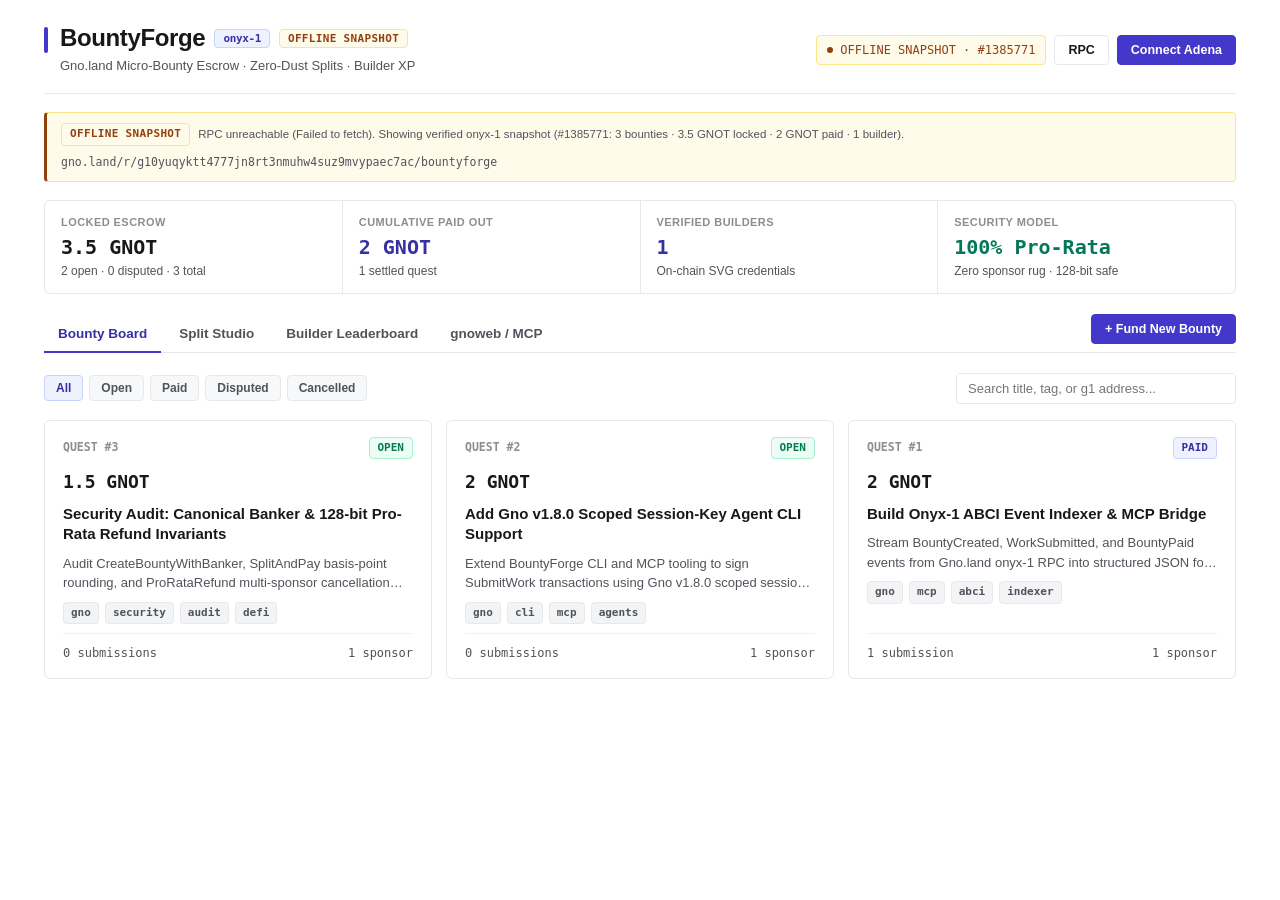
<file: index.html>
<!DOCTYPE html>
<html lang="en">
<head>
  <meta charset="UTF-8" />
  <meta name="viewport" content="width=device-width, initial-scale=1.0" />
  <title>BountyForge — Trustless Micro-Bounty Escrow &amp; Split Studio on Gno.land</title>
  <link rel="stylesheet" href="./styles.css" />
</head>
<body>
  <div class="app-shell">
  <header class="topbar">
    <div class="brand">
      <div class="brand-accent-bar" aria-hidden="true"></div>
      <div>
        <h1 class="brand-title">BountyForge <span class="badge-tag">onyx-1</span> <span id="offlineSnapshotPill" class="snapshot-pill hidden" role="status" aria-live="polite">OFFLINE SNAPSHOT</span></h1>
        <p class="brand-sub">Gno.land Micro-Bounty Escrow · Zero-Dust Splits · Builder XP</p>
      </div>
    </div>

    <div class="topbar-actions">
      <div id="networkPill" class="status-pill status-loading" title="Live onyx-1 RPC status">
        <span class="dot"></span>
        <span id="networkText">Connecting to onyx-1...</span>
      </div>
      <button id="btnConfig" class="btn btn-ghost" type="button" title="Configure RPC & Realm">RPC</button>
      <button id="btnConnectAdena" class="btn btn-primary" type="button">Connect Adena</button>
    </div>
  </header>

  <main>
    <!-- Live Status Banner (auto-explains inert queue vs active realm cleanly) -->
    <section id="statusBanner" class="banner hidden" role="status"></section>

    <!-- KPI Grid -->
    <section class="kpi-grid" aria-label="Protocol Metrics">
      <article class="kpi-card">
        <div class="kpi-label">Locked Escrow</div>
        <div id="kpiEscrowed" class="kpi-value">—</div>
        <div id="kpiOpenCount" class="kpi-meta">Loading...</div>
      </article>
      <article class="kpi-card">
        <div class="kpi-label">Cumulative Paid Out</div>
        <div id="kpiPaid" class="kpi-value accent-cyan">—</div>
        <div id="kpiPaidCount" class="kpi-meta">—</div>
      </article>
      <article class="kpi-card">
        <div class="kpi-label">Verified Builders</div>
        <div id="kpiBuilders" class="kpi-value accent-gold">—</div>
        <div class="kpi-meta">On-chain SVG credentials</div>
      </article>
      <article class="kpi-card">
        <div class="kpi-label">Security Model</div>
        <div class="kpi-value accent-green">100% Pro-Rata</div>
        <div class="kpi-meta">Zero sponsor rug · 128-bit safe</div>
      </article>
    </section>

    <!-- Navigation Tabs & Primary CTA -->
    <nav class="nav-row" aria-label="Workspace Sections">
      <div class="tabs" role="tablist">
        <button class="tab active" data-tab="board" role="tab" aria-selected="true">Bounty Board</button>
        <button class="tab" data-tab="split" role="tab" aria-selected="false">Split Studio</button>
        <button class="tab" data-tab="leaderboard" role="tab" aria-selected="false">Builder Leaderboard</button>
        <button class="tab" data-tab="gnoweb" role="tab" aria-selected="false">gnoweb / MCP</button>
      </div>
      <div class="nav-cta">
        <button id="btnOpenCreate" class="btn btn-gold" type="button">+ Fund New Bounty</button>
      </div>
    </nav>

    <!-- TAB 1: BOUNTY BOARD -->
    <section id="tab-board" class="tab-panel active">
      <div class="filter-bar">
        <div class="filter-pills" id="statusFilters">
          <button class="pill active" data-status="">All</button>
          <button class="pill" data-status="OPEN">Open</button>
          <button class="pill" data-status="PAID">Paid</button>
          <button class="pill" data-status="DISPUTED">Disputed</button>
          <button class="pill" data-status="CANCELLED">Cancelled</button>
        </div>
        <input id="searchInput" class="search-input" type="search" placeholder="Search title, tag, or g1 address..." />
      </div>

      <div id="bountyGrid" class="bounty-grid"></div>
    </section>

    <!-- TAB 2: INTERACTIVE MULTI-CONTRIBUTOR SPLIT STUDIO -->
    <section id="tab-split" class="tab-panel">
      <div class="panel-card">
        <div class="panel-header">
          <div>
            <h2>Zero-Dust Basis-Point Split Studio</h2>
            <p class="muted">Drag contributor sliders to split any escrowed pool across builders. Exact BigInt math mirrors <code>p/escrowmath.SplitBasisPoints</code> (always sums to 10,000 BPS, zero dust lost, rejects 0-ugnot shares).</p>
          </div>
          <div class="split-controls-top">
            <label class="inline-field">
              <span>Bounty ID</span>
              <input id="studioBountyId" type="number" min="1" value="2" />
            </label>
            <label class="inline-field">
              <span>Reward Pool (ugnot)</span>
              <input id="studioTotalUgnot" type="number" min="1000" step="1000" value="2000000" />
            </label>
            <button id="btnAddContributor" class="btn btn-ghost" type="button">+ Add Recipient</button>
          </div>
        </div>

        <div id="splitBarVisual" class="split-bar-visual"></div>
        <div id="splitError" class="alert alert-danger hidden"></div>
        <div id="splitRows" class="split-rows"></div>

        <div class="split-footer">
          <div class="split-summary">
            <span>Total Weight: <strong id="studioBpsTotal">10000</strong> / 10000 BPS</span>
            <span>Conservation Dust: <strong id="studioDust">0 ugnot</strong></span>
          </div>
          <div class="btn-group">
            <button id="btnStudioEqual" class="btn btn-ghost" type="button">Equal Split</button>
            <button id="btnStudioCopyCmd" class="btn btn-ghost" type="button">Copy gnokey CLI</button>
            <button id="btnStudioSign" class="btn btn-primary" type="button">Sign SplitAndPay (Adena)</button>
          </div>
        </div>

        <pre id="studioCmdPreview" class="code-box"></pre>
      </div>
    </section>

    <!-- TAB 3: LEADERBOARD & ON-CHAIN SVG CREDENTIALS -->
    <section id="tab-leaderboard" class="tab-panel">
      <div class="split-layout">
        <div class="panel-card">
          <div class="panel-header">
            <div>
              <h2>On-Chain Builder Leaderboard</h2>
              <p class="muted">O(log N) AVL-indexed by XP, Total Earned, and Address — value-weighted XP resists micro-bounty wash-farming.</p>
            </div>
          </div>
          <div class="table-wrap">
            <table class="data-table">
              <thead>
                <tr>
                  <th>Rank</th>
                  <th>Builder</th>
                  <th>Tier</th>
                  <th>XP</th>
                  <th>Quests</th>
                  <th>Unique Creators</th>
                  <th>Earned</th>
                </tr>
              </thead>
              <tbody id="leaderboardBody"></tbody>
            </table>
          </div>
        </div>

        <div class="panel-card">
          <h2>On-Chain SVG Builder Credential</h2>
          <p class="muted">Click any builder row to preview their deterministic <code>p/nt/svg/v0</code> credential rendered natively inside <code>gnoweb</code>.</p>
          <div id="svgCredentialPreview" class="svg-preview"></div>
          <div id="selectedBuilderMeta" class="meta-kv"></div>
        </div>
      </div>
    </section>

    <!-- TAB 4: GNOWEB & AI-AGENT MCP COMPANION -->
    <section id="tab-gnoweb" class="tab-panel">
      <div class="two-col">
        <div class="panel-card">
          <h2>Live gnoweb Realm &amp; Onyx Verification</h2>
          <p class="muted">Inspect deployed realm paths on <code>onyx-1</code> directly via Tendermint ABCI RPC.</p>
          <div class="meta-kv" id="realmEndpoints"></div>
          <div class="btn-group" style="margin-top: 14px;">
            <button id="btnRefreshRpc" class="btn btn-primary" type="button">Re-Query onyx-1 RPC</button>
            <a id="gnowebExternalLink" class="btn btn-ghost" target="_blank" rel="noopener noreferrer">Open on gnoweb</a>
          </div>
          <h3 style="margin-top: 20px;">Raw <code>vm/qrender</code> Output</h3>
          <pre id="rawRenderBox" class="code-box code-tall">Querying onyx-1...</pre>
        </div>

        <div class="panel-card">
          <h2>AI-Agent MCP Integration</h2>
          <p class="muted">Zero-dependency Node.js MCP server (<code>mcp/bountyforge-mcp.mjs</code>) exposes 8 tools for Claude, Gemini, and Cursor agents — zero private keys stored.</p>
          <ul class="feature-list">
            <li><code>bountyforge_protocol_stats</code> — Typed <code>ProtocolJSON()</code> metrics</li>
            <li><code>bountyforge_list_bounties</code> — Paginated status-indexed board</li>
            <li><code>bountyforge_get_bounty</code> — Full sponsor ledger + submissions</li>
            <li><code>bountyforge_leaderboard</code> — O(pageSize) AVL rankings</li>
            <li><code>bountyforge_simulate_split</code> — BigInt zero-dust BPS check</li>
            <li><code>bountyforge_build_tx</code> — Shell-safe unsigned <code>gnokey</code> commands</li>
          </ul>
          <h3>Claude Desktop / Cursor <code>mcp.json</code></h3>
          <pre id="mcpConfigBox" class="code-box"></pre>
        </div>
      </div>
    </section>
  </main>
  </div>

  <!-- BOUNTY DETAIL MODAL -->
  <div id="detailModal" class="modal-backdrop hidden" role="dialog" aria-modal="true" aria-labelledby="detailTitle">
    <div class="modal modal-lg">
      <div class="modal-header">
        <div>
          <div id="detailBadges" class="badge-row"></div>
          <h2 id="detailTitle">Bounty #—</h2>
        </div>
        <button class="icon-btn" data-close="detailModal" aria-label="Close">&times;</button>
      </div>
      <div id="detailBody" class="modal-body"></div>
    </div>
  </div>

  <!-- CREATE BOUNTY MODAL -->
  <div id="createModal" class="modal-backdrop hidden" role="dialog" aria-modal="true" aria-labelledby="createTitle">
    <div class="modal">
      <div class="modal-header">
        <h2 id="createTitle">Fund New Micro-Bounty Escrow</h2>
        <button class="icon-btn" data-close="createModal" aria-label="Close">&times;</button>
      </div>
      <form id="createForm" class="modal-body form-stack">
        <label>
          <span>Title *</span>
          <input name="title" type="text" maxlength="120" required placeholder="e.g. Build GRC20 Fee Splitter Package" />
        </label>
        <label>
          <span>Specification &amp; Acceptance Criteria *</span>
          <textarea name="summary" rows="4" maxlength="1000" required placeholder="Describe deliverables, test expectations, and PR target..."></textarea>
        </label>
        <div class="form-row">
          <label>
            <span>Reward (GNOT) *</span>
            <input name="rewardGnot" type="number" step="0.001" min="0.001" value="5" required />
          </label>
          <label>
            <span>Deadline (blocks, 0 = none)</span>
            <input name="deadlineBlocks" type="number" min="0" value="20000" />
          </label>
        </div>
        <div class="form-row">
          <label>
            <span>Tags (comma-separated)</span>
            <input name="tags" type="text" maxlength="120" value="gno,security" />
          </label>
          <label>
            <span>Optional Dispute Arbiter (g1...)</span>
            <input name="arbiter" type="text" placeholder="g1..." />
          </label>
        </div>
        <div id="createCmdBox" class="code-box small"></div>
        <div class="modal-footer">
          <button type="button" class="btn btn-ghost" id="btnCopyCreateCmd">Copy gnokey CLI</button>
          <button type="submit" class="btn btn-gold">Sign CreateBounty</button>
        </div>
      </form>
    </div>
  </div>

  <!-- RPC SETTINGS MODAL -->
  <div id="configModal" class="modal-backdrop hidden" role="dialog" aria-modal="true" aria-labelledby="configTitle">
    <div class="modal">
      <div class="modal-header">
        <h2 id="configTitle">Network &amp; Realm Settings</h2>
        <button class="icon-btn" data-close="configModal" aria-label="Close">&times;</button>
      </div>
      <form id="configForm" class="modal-body form-stack">
        <label>
          <span>Gno Tendermint RPC URL</span>
          <input id="cfgRpc" type="url" required />
        </label>
        <label>
          <span>Chain ID</span>
          <input id="cfgChainId" type="text" required />
        </label>
        <label>
          <span>BountyForge Realm Path</span>
          <input id="cfgRealm" type="text" required />
        </label>
        <div class="modal-footer">
          <button type="button" class="btn btn-ghost" data-close="configModal">Cancel</button>
          <button type="submit" class="btn btn-primary">Save &amp; Reconnect</button>
        </div>
      </form>
    </div>
  </div>

  <div id="toastRoot" class="toast-root" aria-live="polite"></div>

  <script type="module" src="./app.js"></script>
</body>
</html>
</file>
<file: styles.css>
:root {
  /* Minimal-White Anti-AI-Slop Design Tokens */
  --bg-canvas: #ffffff;
  --surface-subtle: #f7f8fa;
  --tag-bg: #f3f4f6;
  --ink: #18181b;
  --ink-secondary: #52525b;
  --ink-muted: #8b8d94;

  /* 1px Hairline Dividers */
  --line: #e6e8ec;
  --line-soft: #f0f1f4;

  /* Semantic Status Tokens (Shallow Fog + 1px Border + High-Contrast Ink) */
  --ok-ink: #047857;
  --ok-bg: #ecfdf5;
  --ok-border: #a7f3d0;
  --err-ink: #b91c1c;
  --err-bg: #fef2f2;
  --err-border: #fecaca;
  --warn-ink: #92400e;
  --warn-bg: #fffbeb;
  --warn-border: #fde68a;

  /* Single Domain Accent — Crisp Gno Indigo */
  --accent: #4338ca;
  --accent-deep: #3730a3;
  --accent-soft: #eef2ff;
  --accent-border: #c7d2fe;

  --radius: 6px;
  --radius-sm: 4px;
  --mono: ui-monospace, SFMono-Regular, Menlo, Consolas, monospace;
  --sans: "PingFang SC", "Hiragino Sans GB", "Microsoft YaHei", -apple-system, BlinkMacSystemFont, "Inter", sans-serif;
}

*,
*::before,
*::after {
  box-sizing: border-box;
}

html,
body {
  margin: 0;
  padding: 0;
  min-height: 100vh;
  background: var(--bg-canvas);
  color: var(--ink);
  font-family: var(--sans);
  line-height: 1.5;
  -webkit-font-smoothing: antialiased;
}

a {
  color: var(--accent-deep);
  text-decoration: none;
}

a:hover {
  text-decoration: underline;
}

.mono {
  font-family: var(--mono);
  font-variant-numeric: tabular-nums;
}

.text-accent {
  color: var(--accent-deep);
  font-weight: 600;
}

.text-ok {
  color: var(--ok-ink);
  font-weight: 600;
}

.app-shell {
  max-width: 1240px;
  margin: 0 auto;
  padding: 20px 24px 56px;
  background: var(--bg-canvas);
}

/* Identity Header (Left 4px x 26px Accent Bar + Compact Controls, 1px Bottom Hairline) */
.topbar {
  display: flex;
  flex-wrap: wrap;
  align-items: center;
  justify-content: space-between;
  gap: 14px;
  padding: 4px 0 18px;
  border-bottom: 1px solid var(--line);
  margin-bottom: 18px;
  background: var(--bg-canvas);
}

.brand {
  display: flex;
  align-items: flex-start;
  gap: 12px;
  flex: 1 1 320px;
  min-width: 0;
  max-width: 100%;
}

.brand-accent-bar {
  width: 4px;
  height: 26px;
  border-radius: 2px;
  background: var(--accent);
  margin-top: 3px;
  flex-shrink: 0;
}

.brand-title {
  margin: 0;
  font-size: 24px;
  font-weight: 800;
  letter-spacing: -0.015em;
  line-height: 1.2;
  color: var(--ink);
  display: flex;
  flex-wrap: wrap;
  align-items: center;
  gap: 9px;
}

.brand-sub {
  margin: 3px 0 0;
  font-size: 13px;
  color: var(--ink-secondary);
}

.badge-tag {
  font-family: var(--mono);
  font-size: 11px;
  font-weight: 700;
  padding: 2px 8px;
  border-radius: var(--radius-sm);
  background: var(--accent-soft);
  color: var(--accent-deep);
  border: 1px solid var(--accent-border);
}

.snapshot-pill {
  display: inline-flex;
  align-items: center;
  gap: 5px;
  font-family: var(--mono);
  font-size: 11px;
  font-weight: 700;
  letter-spacing: 0.03em;
  text-transform: uppercase;
  padding: 2px 8px;
  border-radius: var(--radius-sm);
  background: var(--warn-bg);
  color: var(--warn-ink);
  border: 1px solid var(--warn-border);
  white-space: nowrap;
}

.topbar-actions {
  display: flex;
  align-items: center;
  gap: 8px;
  flex-wrap: wrap;
  flex: 0 1 auto;
  max-width: 100%;
}

.status-pill {
  display: inline-flex;
  align-items: center;
  gap: 7px;
  padding: 5px 10px;
  border-radius: var(--radius-sm);
  font-size: 12px;
  font-family: var(--mono);
  font-variant-numeric: tabular-nums;
  color: var(--ink-secondary);
  background: var(--surface-subtle);
  border: 1px solid var(--line);
  max-width: 100%;
}

.status-pill .dot {
  width: 6px;
  height: 6px;
  border-radius: 50%;
  background: var(--ink-muted);
  flex-shrink: 0;
}

.status-pill.status-live .dot {
  background: var(--ok-ink);
}

.status-pill.status-inert {
  background: var(--warn-bg);
  border-color: var(--warn-border);
  color: var(--warn-ink);
}

.status-pill.status-inert .dot {
  background: var(--warn-ink);
}

.status-pill.status-offline {
  background: var(--warn-bg);
  border-color: var(--warn-border);
  color: var(--warn-ink);
}

.status-pill.status-offline .dot {
  background: var(--warn-ink);
}

/* Status Banner */
.banner {
  margin-bottom: 18px;
  padding: 10px 14px;
  border-radius: var(--radius-sm);
  border: 1px solid var(--warn-border);
  border-left: 3px solid var(--warn-ink);
  background: var(--warn-bg);
  color: var(--warn-ink);
  font-size: 12.5px;
  display: flex;
  flex-wrap: wrap;
  align-items: center;
  justify-content: space-between;
  gap: 8px;
}

.banner-main {
  display: inline-flex;
  flex-wrap: wrap;
  align-items: center;
  gap: 8px;
}

.banner span:last-child {
  overflow-wrap: anywhere;
  color: var(--ink-secondary);
  font-size: 11.5px;
}

.banner.banner-live {
  border-color: var(--ok-border);
  border-left-color: var(--ok-ink);
  background: var(--ok-bg);
  color: var(--ok-ink);
}

/* Unified Hairline KPI Strip */
.kpi-grid {
  display: grid;
  grid-template-columns: repeat(4, minmax(0, 1fr));
  border: 1px solid var(--line);
  border-radius: var(--radius);
  overflow: hidden;
  background: var(--line);
  gap: 1px;
  margin-bottom: 20px;
}

.kpi-card {
  background: var(--bg-canvas);
  padding: 13px 16px;
  min-width: 0;
}

.kpi-label {
  font-size: 11px;
  font-weight: 600;
  color: var(--ink-muted);
  text-transform: uppercase;
  letter-spacing: 0.04em;
}

.kpi-value {
  font-size: 20px;
  font-weight: 700;
  font-family: var(--mono);
  font-variant-numeric: tabular-nums;
  color: var(--ink);
  margin: 4px 0 2px;
  line-height: 1.25;
}

.kpi-meta {
  font-size: 12px;
  color: var(--ink-secondary);
  font-variant-numeric: tabular-nums;
}

.accent-cyan,
.accent-gold {
  color: var(--accent-deep);
}

.accent-green {
  color: var(--ok-ink);
}

/* Minimal Underline Tabs + Primary CTA */
.nav-row {
  display: flex;
  flex-wrap: wrap;
  align-items: flex-end;
  justify-content: space-between;
  gap: 12px;
  margin-bottom: 20px;
  border-bottom: 1px solid var(--line);
}

.tabs {
  display: flex;
  gap: 4px;
  flex-wrap: wrap;
}

.tab {
  background: transparent;
  color: var(--ink-secondary);
  border: none;
  border-bottom: 2px solid transparent;
  margin-bottom: -1px;
  padding: 10px 14px;
  font-family: var(--sans);
  font-size: 13.5px;
  font-weight: 600;
  cursor: pointer;
  transition: color 0.12s ease, border-color 0.12s ease;
}

.tab:hover {
  color: var(--ink);
}

.tab.active {
  color: var(--accent-deep);
  border-bottom-color: var(--accent);
}

.nav-cta {
  padding-bottom: 8px;
}

.tab-panel {
  display: none;
}

.tab-panel.active {
  display: block;
}

/* Flat Crisp Buttons */
.btn {
  display: inline-flex;
  align-items: center;
  justify-content: center;
  gap: 6px;
  border: 1px solid var(--line);
  border-radius: var(--radius-sm);
  padding: 7px 13px;
  font-size: 12.5px;
  font-weight: 600;
  cursor: pointer;
  text-decoration: none;
  transition: background-color 0.12s ease, border-color 0.12s ease;
  font-family: var(--sans);
  background: var(--bg-canvas);
  color: var(--ink);
}

.btn:hover {
  background: var(--surface-subtle);
  border-color: #cbd5e1;
  text-decoration: none;
}

.btn-primary,
.btn-gold {
  background: var(--accent);
  border-color: var(--accent);
  color: #ffffff;
}

.btn-primary:hover,
.btn-gold:hover {
  background: var(--accent-deep);
  border-color: var(--accent-deep);
}

.btn-ghost {
  background: var(--bg-canvas);
  color: var(--ink);
  border-color: var(--line);
}

.btn-ghost:hover {
  background: var(--surface-subtle);
  border-color: #cbd5e1;
}

.btn-danger {
  background: var(--err-bg);
  color: var(--err-ink);
  border-color: var(--err-border);
}

.btn-danger:hover {
  background: #fee2e2;
  border-color: #f5b5b5;
}

.btn-sm {
  padding: 5px 10px;
  font-size: 12px;
}

.btn-group {
  display: flex;
  flex-wrap: wrap;
  gap: 8px;
}

/* Filter Bar */
.filter-bar {
  display: flex;
  flex-wrap: wrap;
  align-items: center;
  justify-content: space-between;
  gap: 10px;
  margin-bottom: 16px;
}

.filter-pills {
  display: flex;
  flex-wrap: wrap;
  gap: 6px;
}

.pill {
  background: var(--surface-subtle);
  color: var(--ink-secondary);
  border: 1px solid var(--line);
  border-radius: var(--radius-sm);
  padding: 5px 11px;
  font-family: var(--sans);
  font-size: 12px;
  font-weight: 600;
  cursor: pointer;
  transition: background-color 0.12s ease, color 0.12s ease, border-color 0.12s ease;
}

.pill:hover {
  color: var(--ink);
  border-color: #cbd5e1;
}

.pill.active {
  background: var(--accent-soft);
  color: var(--accent-deep);
  border-color: var(--accent-border);
}

.search-input {
  background: var(--bg-canvas);
  color: var(--ink);
  border: 1px solid var(--line);
  border-radius: var(--radius-sm);
  padding: 7px 11px;
  width: 280px;
  max-width: 100%;
  font-family: var(--sans);
  font-size: 13px;
  outline: none;
}

.search-input:focus {
  border-color: var(--accent);
}

/* Bounty Board Grid */
.bounty-grid {
  display: grid;
  grid-template-columns: repeat(auto-fill, minmax(min(100%, 340px), 1fr));
  gap: 14px;
}

.bounty-card {
  background: var(--bg-canvas);
  border: 1px solid var(--line);
  border-radius: var(--radius);
  padding: 16px 18px;
  display: flex;
  flex-direction: column;
  gap: 9px;
  cursor: pointer;
  min-width: 0;
  max-width: 100%;
  transition: border-color 0.12s ease, background-color 0.12s ease;
}

.bounty-card:hover {
  border-color: var(--accent-border);
  background: var(--surface-subtle);
}

.bounty-top {
  display: flex;
  justify-content: space-between;
  align-items: center;
  gap: 8px;
}

.bounty-id {
  font-family: var(--mono);
  font-variant-numeric: tabular-nums;
  font-size: 11.5px;
  font-weight: 600;
  color: var(--ink-muted);
}

.bounty-reward {
  font-family: var(--mono);
  font-variant-numeric: tabular-nums;
  font-size: 18px;
  font-weight: 700;
  color: var(--ink);
}

.bounty-title {
  font-size: 15px;
  font-weight: 700;
  color: var(--ink);
  margin: 0;
  line-height: 1.35;
}

.bounty-summary {
  font-size: 13px;
  color: var(--ink-secondary);
  margin: 0;
  display: -webkit-box;
  -webkit-line-clamp: 2;
  -webkit-box-orient: vertical;
  overflow: hidden;
}

.bounty-meta {
  display: flex;
  justify-content: space-between;
  gap: 8px;
  font-size: 12px;
  color: var(--ink-secondary);
  font-family: var(--mono);
  font-variant-numeric: tabular-nums;
  margin-top: auto;
  padding-top: 10px;
  border-top: 1px solid var(--line-soft);
}

/* Status Badges */
.status-badge {
  font-family: var(--mono);
  font-size: 11px;
  font-weight: 700;
  padding: 2px 8px;
  border-radius: var(--radius-sm);
  border: 1px solid transparent;
  text-transform: uppercase;
  white-space: nowrap;
}

.status-OPEN {
  background: var(--ok-bg);
  color: var(--ok-ink);
  border-color: var(--ok-border);
}

.status-PAID {
  background: var(--accent-soft);
  color: var(--accent-deep);
  border-color: var(--accent-border);
}

.status-DISPUTED {
  background: var(--warn-bg);
  color: var(--warn-ink);
  border-color: var(--warn-border);
}

.status-CANCELLED {
  background: var(--tag-bg);
  color: var(--ink-secondary);
  border-color: var(--line);
}

.tag-row {
  display: flex;
  flex-wrap: wrap;
  gap: 6px;
}

.tag {
  font-family: var(--mono);
  font-size: 11px;
  font-weight: 600;
  padding: 2px 7px;
  border-radius: var(--radius-sm);
  background: var(--tag-bg);
  color: var(--ink-secondary);
  border: 1px solid var(--line);
  white-space: nowrap;
}

/* Flat Sections / Panels (Zero Nested Dark Boxes) */
.panel-card {
  background: var(--bg-canvas);
  border: 1px solid var(--line);
  border-radius: var(--radius);
  padding: 18px 20px;
  min-width: 0;
  max-width: 100%;
}

.panel-card h2 {
  margin: 0 0 6px;
  font-size: 16px;
  font-weight: 700;
  color: var(--ink);
  letter-spacing: -0.01em;
}

.panel-card h3 {
  margin: 16px 0 8px;
  font-size: 13.5px;
  font-weight: 700;
  color: var(--ink);
}

.muted {
  color: var(--ink-secondary);
  font-size: 13px;
  margin: 0 0 14px;
}

.muted code,
.feature-list code,
.panel-card h3 code {
  font-family: var(--mono);
  font-size: 11.5px;
  background: var(--tag-bg);
  border: 1px solid var(--line);
  border-radius: 3px;
  padding: 0 4px;
  color: var(--ink);
}

.panel-header {
  display: flex;
  flex-wrap: wrap;
  justify-content: space-between;
  align-items: flex-start;
  gap: 14px;
  margin-bottom: 16px;
}

.panel-header > div:first-child {
  flex: 1 1 280px;
  min-width: 0;
}

/* Split Studio */
.split-controls-top {
  display: flex;
  flex-wrap: wrap;
  align-items: flex-end;
  gap: 10px;
  max-width: 100%;
}

.inline-field {
  display: flex;
  flex-direction: column;
  gap: 4px;
  font-size: 11.5px;
  font-weight: 600;
  color: var(--ink-secondary);
}

.inline-field input {
  background: var(--bg-canvas);
  color: var(--ink);
  border: 1px solid var(--line);
  border-radius: var(--radius-sm);
  padding: 6px 9px;
  width: 132px;
  max-width: 100%;
  font-family: var(--mono);
  font-variant-numeric: tabular-nums;
  font-size: 13px;
  outline: none;
}

.inline-field input:focus {
  border-color: var(--accent);
}

.split-bar-visual {
  height: 14px;
  border-radius: var(--radius-sm);
  overflow: hidden;
  display: flex;
  background: var(--line-soft);
  margin-bottom: 14px;
  border: 1px solid var(--line);
}

.split-segment {
  height: 100%;
  transition: width 0.15s ease;
  border-right: 1px solid var(--bg-canvas);
}

.split-segment:last-child {
  border-right: none;
}

.split-rows {
  display: flex;
  flex-direction: column;
  border-top: 1px solid var(--line);
  margin-bottom: 14px;
}

.split-row {
  display: grid;
  grid-template-columns: 74px minmax(130px, 1fr) minmax(140px, 2fr) 86px 140px 32px;
  align-items: center;
  gap: 10px;
  padding: 10px 4px;
  border-bottom: 1px solid var(--line-soft);
  background: var(--bg-canvas);
}

.split-row > * {
  min-width: 0;
}

.split-row input[type="range"] {
  width: 100%;
  accent-color: var(--accent);
}

.split-row input[type="number"],
.split-row input[type="text"] {
  background: var(--bg-canvas);
  color: var(--ink);
  border: 1px solid var(--line);
  border-radius: var(--radius-sm);
  padding: 6px 8px;
  font-family: var(--mono);
  font-variant-numeric: tabular-nums;
  font-size: 12px;
  width: 100%;
  outline: none;
}

.split-row input[type="number"]:focus,
.split-row input[type="text"]:focus {
  border-color: var(--accent);
}

.split-payout-col {
  font-family: var(--mono);
  font-variant-numeric: tabular-nums;
  font-size: 12.5px;
  font-weight: 600;
  text-align: right;
  color: var(--ink);
}

.split-payout-col .muted {
  font-size: 11.5px;
  font-weight: 400;
  margin: 0;
}

.split-footer {
  display: flex;
  flex-wrap: wrap;
  align-items: center;
  justify-content: space-between;
  gap: 12px;
  padding-top: 12px;
  margin-bottom: 14px;
}

.split-summary {
  display: flex;
  gap: 18px;
  font-family: var(--mono);
  font-variant-numeric: tabular-nums;
  font-size: 12.5px;
  color: var(--ink-secondary);
  flex-wrap: wrap;
}

.split-summary strong {
  color: var(--ink);
}

/* Light Hairline Code Boxes */
.code-box {
  background: var(--surface-subtle);
  border: 1px solid var(--line);
  border-radius: var(--radius-sm);
  padding: 12px 14px;
  font-family: var(--mono);
  font-variant-numeric: tabular-nums;
  font-size: 12px;
  color: var(--ink);
  overflow-x: auto;
  white-space: pre-wrap;
  word-break: break-all;
  margin: 0;
}

.code-box.small {
  font-size: 11.5px;
  max-height: 110px;
}

.code-box.code-tall {
  max-height: 360px;
  overflow-y: auto;
}

/* Split & Two-Col Layouts */
.split-layout {
  display: grid;
  grid-template-columns: minmax(0, 1.35fr) minmax(0, 0.85fr);
  gap: 18px;
  align-items: start;
}

.two-col {
  display: grid;
  grid-template-columns: repeat(2, minmax(0, 1fr));
  gap: 18px;
  align-items: start;
}

/* Full-Bleed Crisp Tables */
.table-wrap {
  width: 100%;
  max-width: 100%;
  overflow-x: auto;
  border: 1px solid var(--line);
  border-radius: var(--radius-sm);
}

.data-table {
  width: 100%;
  border-collapse: collapse;
  font-size: 12.5px;
  background: var(--bg-canvas);
}

.data-table th,
.data-table td {
  padding: 9px 10px;
  border-bottom: 1px solid var(--line-soft);
  text-align: left;
  color: var(--ink);
  white-space: nowrap;
  font-variant-numeric: tabular-nums;
}

.data-table thead th {
  background: var(--surface-subtle);
  font-size: 11px;
  font-weight: 700;
  text-transform: uppercase;
  letter-spacing: 0.04em;
  color: var(--ink-muted);
  border-bottom: 1px solid var(--line);
}

.data-table tbody tr:last-child td {
  border-bottom: none;
}

.data-table tbody tr {
  cursor: pointer;
  transition: background-color 0.12s ease;
}

.data-table tbody tr:hover td {
  background: var(--surface-subtle);
}

/* SVG Credential Preview */
.svg-preview {
  width: 100%;
  margin: 10px 0 14px;
}

.svg-preview svg {
  width: 100%;
  height: auto;
  display: block;
}

.meta-kv {
  display: flex;
  flex-direction: column;
  gap: 8px;
  font-size: 12.5px;
}

.meta-kv-row {
  display: flex;
  justify-content: space-between;
  align-items: baseline;
  gap: 12px;
  padding-bottom: 7px;
  border-bottom: 1px solid var(--line-soft);
}

.meta-kv-row:last-child {
  border-bottom: none;
  padding-bottom: 0;
}

.meta-kv-row span:first-child {
  color: var(--ink-secondary);
  flex-shrink: 0;
}

.meta-kv-row span:last-child {
  color: var(--ink);
  text-align: right;
  overflow-wrap: anywhere;
}

.feature-list {
  padding-left: 18px;
  margin: 0 0 14px;
  font-size: 13px;
  color: var(--ink-secondary);
}

.feature-list li {
  margin-bottom: 6px;
}

/* Semantic Alerts */
.alert {
  padding: 9px 12px;
  border-radius: var(--radius-sm);
  font-size: 12.5px;
  margin-bottom: 12px;
}

.alert-danger {
  background: var(--err-bg);
  border: 1px solid var(--err-border);
  color: var(--err-ink);
}

/* Crisp Modals (Zero Blur, Zero Heavy Shadow) */
.modal-backdrop {
  position: fixed;
  inset: 0;
  z-index: 40;
  background: rgba(24, 24, 27, 0.42);
  display: grid;
  place-items: center;
  padding: 16px;
}

.modal {
  width: 100%;
  max-width: 560px;
  max-height: 90vh;
  overflow-y: auto;
  background: var(--bg-canvas);
  border: 1px solid var(--line);
  border-radius: var(--radius);
  padding: 20px 22px;
}

.modal-lg {
  max-width: 780px;
}

.modal-header {
  display: flex;
  justify-content: space-between;
  align-items: flex-start;
  gap: 12px;
  padding-bottom: 12px;
  margin-bottom: 14px;
  border-bottom: 1px solid var(--line);
}

.modal-header h2 {
  margin: 4px 0 0;
  font-size: 17px;
  font-weight: 700;
  color: var(--ink);
}

.icon-btn {
  background: transparent;
  border: 1px solid transparent;
  border-radius: var(--radius-sm);
  color: var(--ink-secondary);
  font-size: 20px;
  width: 28px;
  height: 28px;
  display: grid;
  place-items: center;
  cursor: pointer;
  line-height: 1;
}

.icon-btn:hover {
  color: var(--ink);
  background: var(--surface-subtle);
  border-color: var(--line);
}

.modal-footer {
  display: flex;
  justify-content: flex-end;
  gap: 8px;
  margin-top: 14px;
  padding-top: 12px;
  border-top: 1px solid var(--line-soft);
}

.form-stack {
  display: flex;
  flex-direction: column;
  gap: 12px;
}

.form-stack label {
  display: flex;
  flex-direction: column;
  gap: 4px;
  font-size: 12px;
  font-weight: 600;
  color: var(--ink-secondary);
}

.form-stack input,
.form-stack textarea {
  background: var(--bg-canvas);
  color: var(--ink);
  border: 1px solid var(--line);
  border-radius: var(--radius-sm);
  padding: 8px 10px;
  font-size: 13px;
  font-family: var(--sans);
  outline: none;
}

.form-stack input:focus,
.form-stack textarea:focus {
  border-color: var(--accent);
}

.form-row {
  display: grid;
  grid-template-columns: 1fr 1fr;
  gap: 10px;
}

.detail-section {
  margin-top: 16px;
  padding-top: 14px;
  border-top: 1px solid var(--line);
}

.detail-section h3 {
  margin: 0 0 8px;
  font-size: 13.5px;
  font-weight: 700;
  color: var(--ink);
}

.badge-row {
  display: flex;
  flex-wrap: wrap;
  align-items: center;
  gap: 8px;
}

.toast-root {
  position: fixed;
  right: 20px;
  bottom: 20px;
  z-index: 60;
  display: flex;
  flex-direction: column;
  gap: 8px;
}

.toast {
  background: var(--bg-canvas);
  border: 1px solid var(--line);
  border-left: 3px solid var(--accent);
  color: var(--ink);
  padding: 9px 14px;
  border-radius: var(--radius-sm);
  font-size: 12.5px;
}

.hidden {
  display: none !important;
}

@media (max-width: 900px) {
  .kpi-grid {
    grid-template-columns: repeat(2, minmax(0, 1fr));
  }
  .split-layout,
  .two-col {
    grid-template-columns: 1fr;
  }
  .split-row {
    grid-template-columns: minmax(0, 1fr) minmax(0, 1fr);
  }
  .split-payout-col {
    text-align: left;
  }
  .form-row {
    grid-template-columns: 1fr;
  }
}

@media (max-width: 600px) {
  .app-shell {
    padding: 14px 14px 40px;
  }
  .brand-title {
    font-size: 21px;
  }
  .kpi-grid {
    grid-template-columns: 1fr;
  }
  .search-input {
    width: 100%;
  }
  .inline-field input {
    width: 112px;
  }
  .panel-card {
    padding: 14px 14px;
  }
}
</file>
